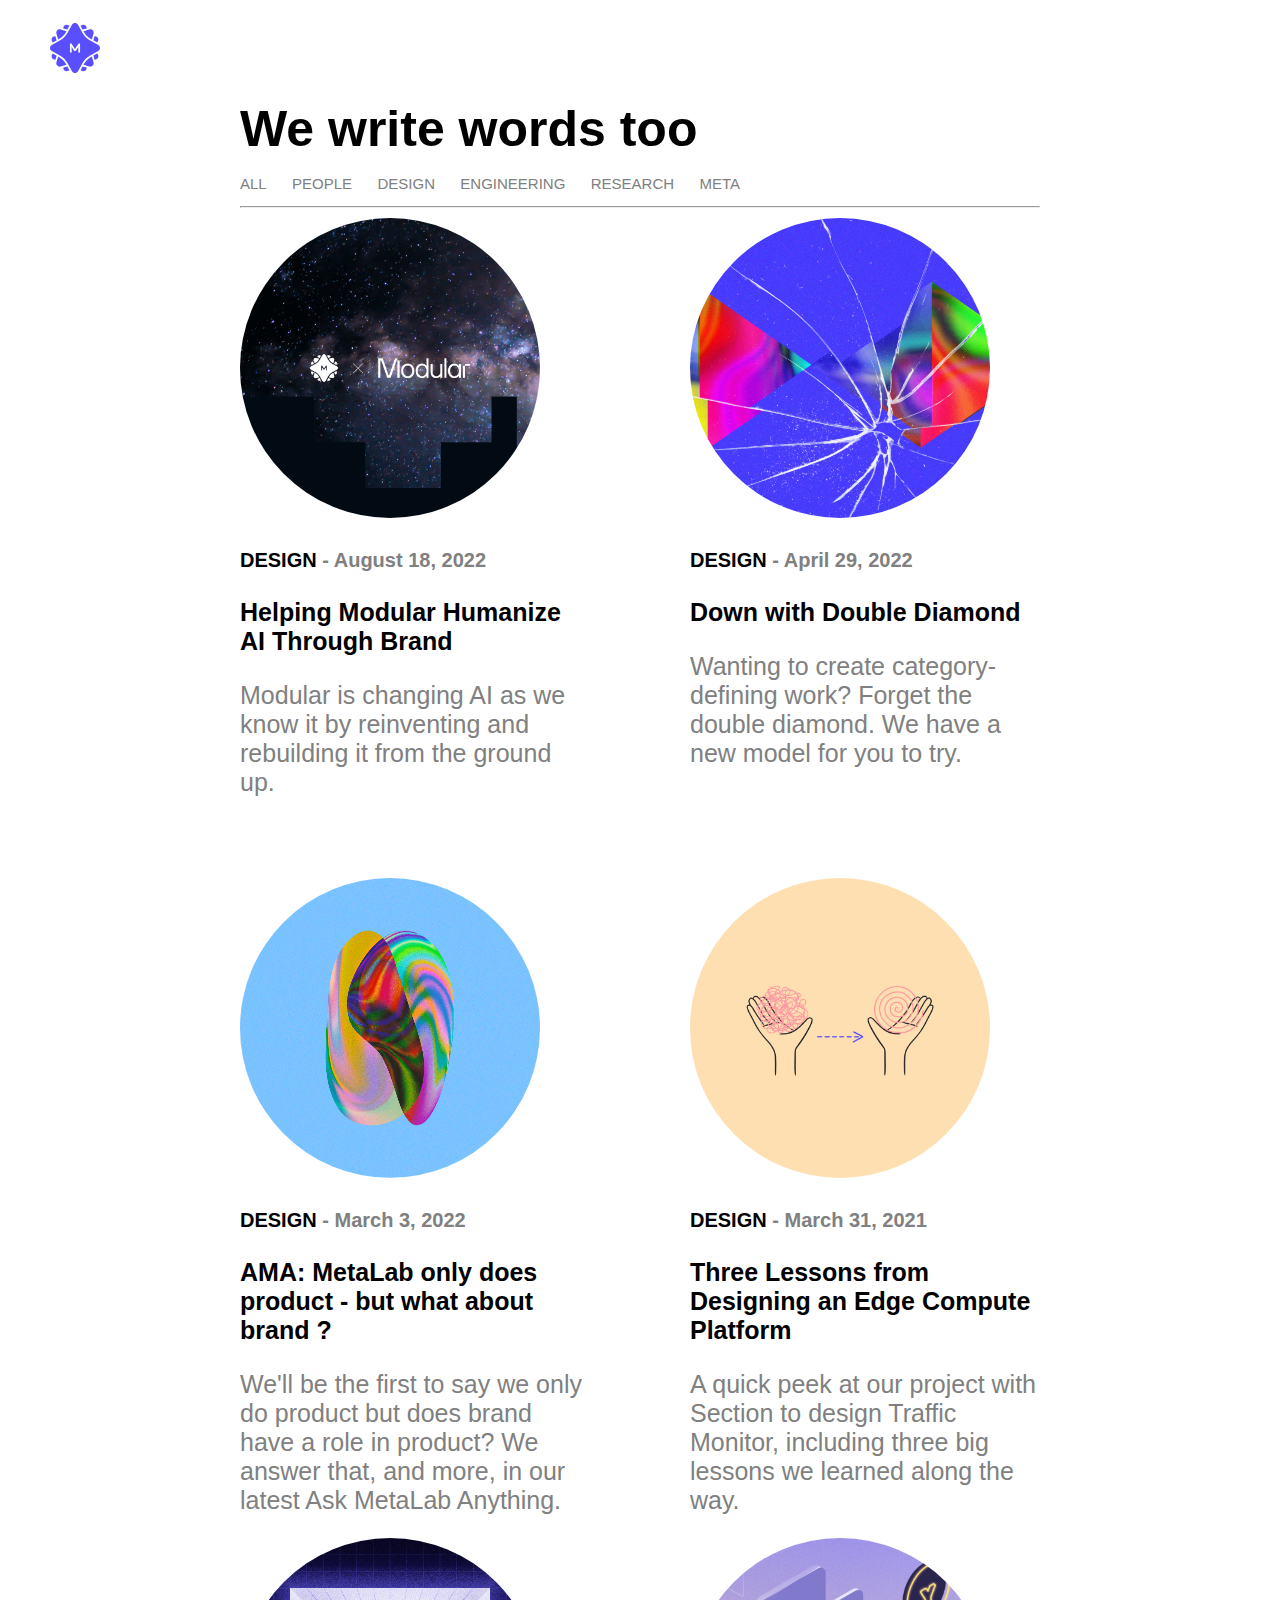
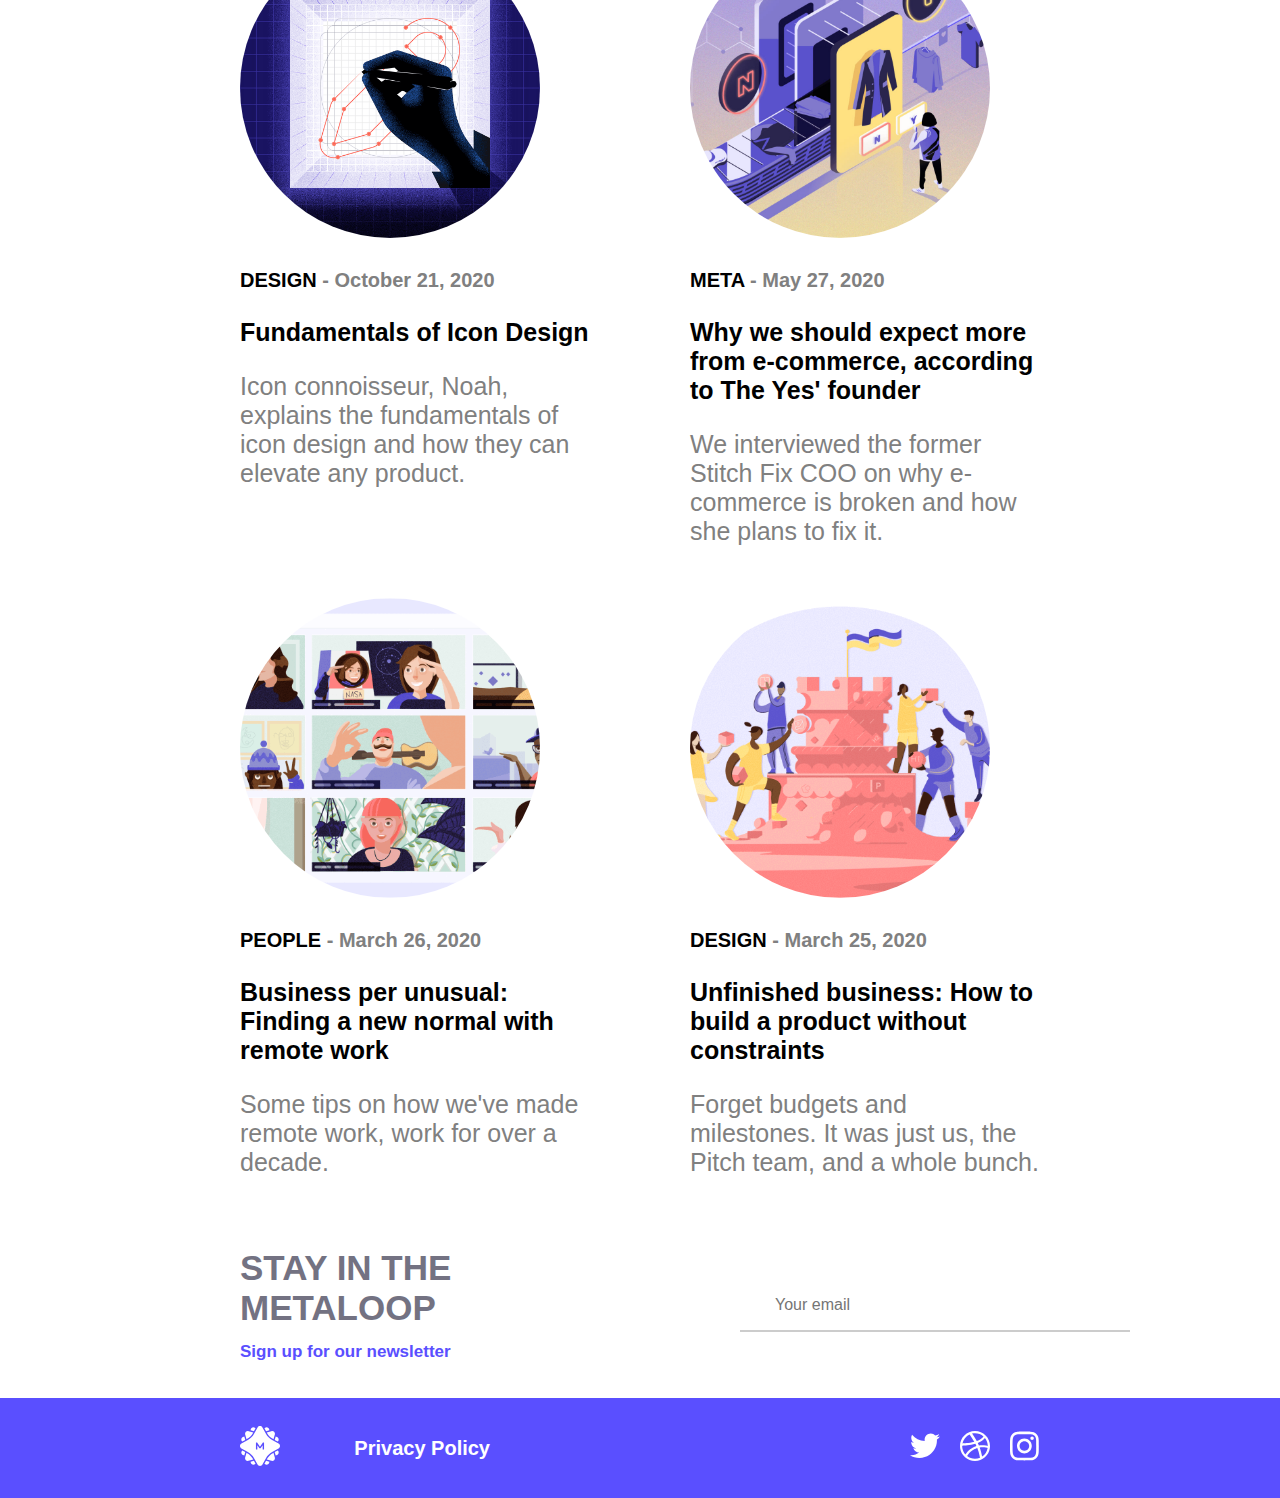
<file: blog.html>
<!DOCTYPE html>
<html lang="en">
<head>
    <meta charset="UTF-8">
    <meta http-equiv="X-UA-Compatible" content="IE=edge">
    <meta name="viewport" content="width=device-width, initial-scale=1.0">
    <link rel="shortcut icon" href="./images/logo_blue.svg" type="image/x-icon">
    <link rel="stylesheet" href="./css/style.css">
    <link rel="stylesheet" href="https://unicons.iconscout.com/release/v4.0.0/css/line.css">
    <title>MetaLab Blog</title>
</head>

<body>
    <!-- NAV BAR -->
    <div class="nav-bar">
        <div class="logo">
            <a href="./blog.html">
                <img src="./images/logo_blue.svg" alt="logo_blue">
            </a>
        </div>
    </div>


    <!-- CONTAINER -->
    <div class="container">


        <!-- TITLE -->
        <div class="container__title">
            <h1>We write words too</h1>
        </div>

        <!-- MINI NAV BAR -->
        <div class="container__mini-nav-bar">
            <a href="./blog.html">ALL</a>
            <a href="./people.html">PEOPLE</a>
            <a href="./design.html">DESIGN</a>
            <a href="./engineering.html">ENGINEERING</a>
            <a href="./research.html">RESEARCH</a>
            <a href="./meta.html">META</a>
        </div>
        <hr>

        <!-- BLOCKS -->
        <div class="blocks">
            <div class="blocks__items">
                <a href="#">
                    <img src="./images/pic1.png" alt="pic1">
                </a>
                <a href="#">
                    <h4>DESIGN 
                        <span>- August 18, 2022</span>
                    </h4>
                </a>
                <a href="#">
                    <h1>Helping Modular Humanize AI Through Brand</h1>
                </a>
                <a href="#">
                    <p>
                        Modular is changing AI as we know it by reinventing and rebuilding 
                        it from the ground up. 
                    </p>
                </a>
            </div>
            <div class="blocks__items">
                <a href="#">
                    <img src="./images/pic2.png" alt="pic2">
                </a>
                <a href="#">
                    <h4>DESIGN 
                        <span>- April 29, 2022</span>
                    </h4>
                </a>
                <a href="#">
                    <h1>Down with Double Diamond</h1>
                </a>
                <a href="#">
                    <p>
                        Wanting to create category-defining work? Forget the double 
                        diamond. We have a new model for you to try.
                    </p>
                </a>
            </div>
        </div>

        <div class="blocks">
            <div class="blocks__items">
                <a href="#">
                    <img src="./images/pic3.png" alt="pic3">
                </a>
                <a href="#">
                    <h4>DESIGN 
                        <span>- March 3, 2022</span>
                    </h4>
                </a>
                <a href="#">
                    <h1>AMA: MetaLab only does product - but what about brand ?</h1>
                </a>
                <a href="#">
                    <p>
                        We'll be the first to say we only do product but does brand have
                        a role in product? We answer that, and more, in our latest Ask 
                        MetaLab Anything.
                    </p>
                </a>
            </div>
            <div class="blocks__items">
                <a href="#">
                    <img src="./images/pic4.png" alt="pic4">
                </a>
                <a href="#">
                    <h4>DESIGN 
                        <span>- March 31, 2021</span>
                    </h4>
                </a>
                <a href="#">
                    <h1>Three Lessons from Designing an Edge Compute Platform</h1>
                </a>
                <a href="#">
                    <p>
                        A quick peek at our project with Section to design Traffic Monitor, 
                        including three big lessons we learned along the way.
                    </p>
                </a>
            </div>
        </div>

        <div class="blocks">
            <div class="blocks__items">
                <a href="#">
                    <img src="./images/pic5.png" alt="pic5">
                </a>
                <a href="#">
                    <h4>DESIGN 
                        <span>- October 21, 2020</span>
                    </h4>
                </a>
                <a href="#">
                    <h1>Fundamentals of Icon Design</h1>
                </a>
                <a href="#">
                    <p>
                        Icon connoisseur, Noah, explains the fundamentals of icon 
                        design and how they can elevate any product.
                    </p>
                </a>
            </div>
            <div class="blocks__items">
                <a href="#">
                    <img src="./images/pic6.png" alt="pic_6">
                </a>
                <a href="#">
                    <h4>META 
                        <span>- May 27, 2020</span>
                    </h4>
                </a>
                <a href="#">
                    <h1>Why we should expect more from e-commerce, according to 
                        The Yes' founder</h1>
                </a>
                <a href="#">
                    <p>
                        We interviewed the former Stitch Fix COO on why e-commerce is broken 
                        and how she plans to fix it.
                    </p>
                </a>
            </div>
        </div>

        <div class="blocks">
            <div class="blocks__items">
                <a href="#">
                    <img src="./images/pic7.png" alt="pic7">
                </a>
                <a href="#">
                    <h4>PEOPLE 
                        <span>- March 26, 2020</span>
                    </h4>
                </a>
                <a href="#">
                    <h1>Business per unusual: Finding a 
                        new normal with remote work</h1>
                </a>
                <a href="#">
                    <p>
                        Some tips on how we've made remote work, 
                        work for over a decade.
                    </p>
                </a>
            </div>
            <div class="blocks__items">
                <a href="#">
                    <img src="./images/pic8.png" alt="pic_8">
                </a>
                <a href="#">
                    <h4>DESIGN 
                        <span>- March 25, 2020</span>
                    </h4>
                </a>
                <a href="#">
                    <h1>Unfinished business: How to build 
                        a product without constraints</h1>
                </a>
                <a href="#">
                    <p>
                        Forget budgets and milestones. It was just us, 
                        the Pitch team, and a whole bunch.
                    </p>
                </a>
            </div>
        </div>

        <div class="before-footer">
            <div class="before-footer__first">
            <h5>STAY IN THE METALOOP</h5>
            <h2>Sign up for our newsletter</h3>
            </div>
            <div class="before-footer__second">
                <div class="input-field">
                    <input type="text" placeholder="Your email" required>
                    <i class="uil uil-envelope icon"></i>
                    <i class="uil uil-arrow-right noci"></i>
                </div>
            </div>
        </div>
    </div>
    <div class="footer">
        <div class="footer__container">
            <div class="footer__first">
                <a href="./blog.html">
                    <img src="./images/logo_white.svg" alt="logo_white">
                </a>
                <a href="#">Privacy Policy</a>
            </div>
            <div class="footer__second">
                <div class="footer__icons">
                    <a href="#"><img src="./images/twitter.svg" alt="twitter"></a>
                    <a href="#"><img src="./images/dribbble.svg" alt="dribbble"></a>
                    <a href="#"><img src="./images/instagram.svg" alt="insta"></a>
                </div>
            </div>
        </div>
    </div>
</body>

</html>
</file>
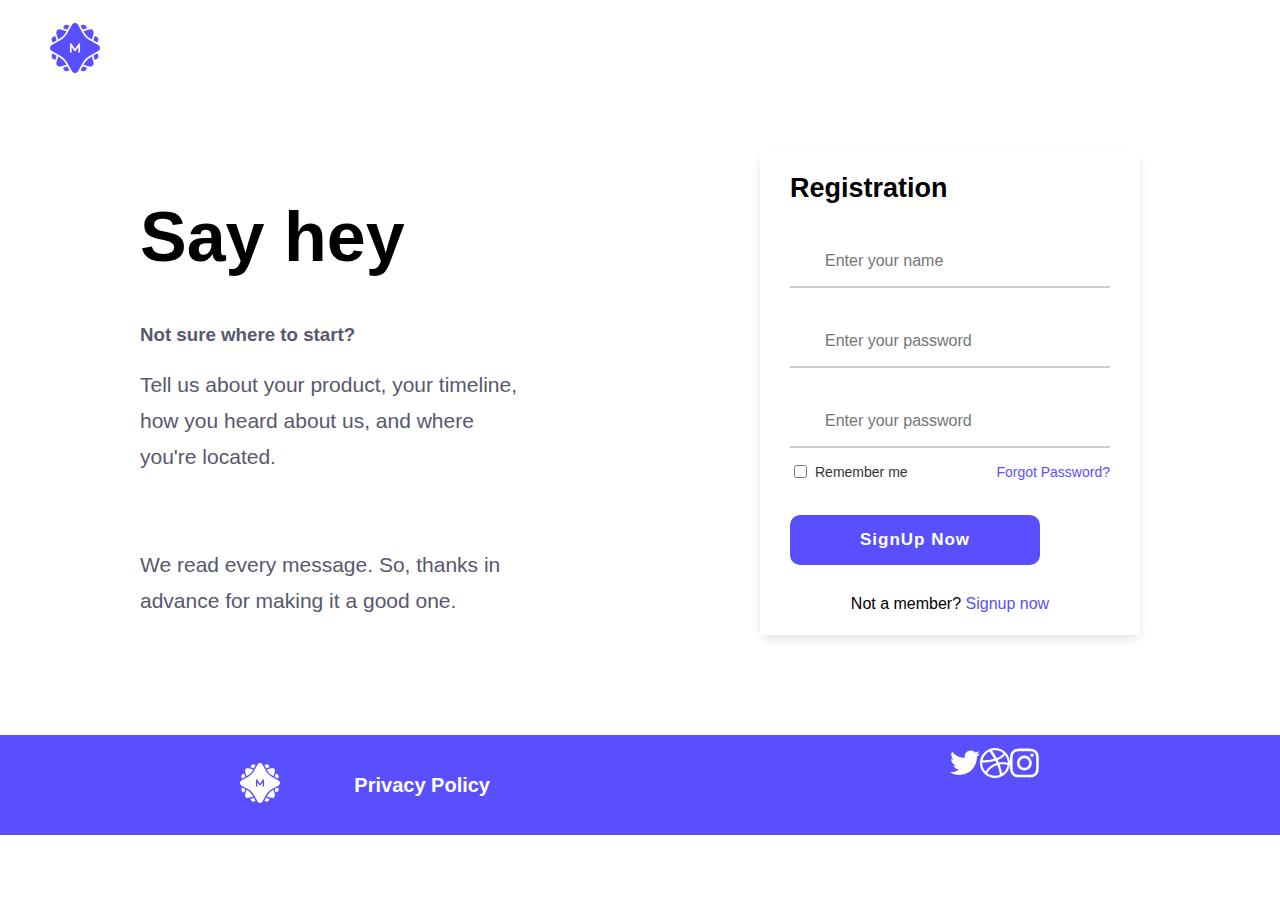
<file: contact.html>
<!DOCTYPE html>
<html lang="en">
<head>
    <meta charset="UTF-8">
    <meta http-equiv="X-UA-Compatible" content="IE=edge">
    <meta name="viewport" content="width=device-width, initial-scale=1.0">
    <link rel="shortcut icon" href="./images/logo_blue.svg" type="image/x-icon">
    <link rel="stylesheet" href="./css/contact.css">
    <link rel="stylesheet" href="https://unicons.iconscout.com/release/v4.0.0/css/line.css">
    <title>Let's chat MetaLab</title>
</head>
<body>
     <!-- NAV BAR -->
     <div class="nav-bar">
        <div class="logo">
            <a href="./blog.html">
                <img src="./images/logo_blue.svg" alt="logo_blue">
            </a>
        </div>
    </div>
    
    <!-- CONTAINER -->
    <div class="container">

        <!-- INFO -->
        <div class="container__info">
            <h1>Say hey</h1>
            <h3>Not sure where to start?</h3>
            <p>Tell us about your product, your timeline, 
                how you heard about us, and where you're 
                located.
                <br>
                <br>
                <br>
                We read every message. So, thanks in advance for making it a good one.
            </p>
        </div>

        <!-- LOGIN_FORM -->
        <div class="container__login">

            <div class="forms">

                <!-- REGISTRATION FORM -->
                <div class="form login">
                    <span class="form__title">Registration</span>
                    <!-- FORM -->
                    <form action="#">
                        <div class="input-field">
                            <input type="text" placeholder="Enter your name" required>
                            <i class="uil uil-user"></i>
                        </div>
                        <div class="input-field">
                            <input type="password" class="password" placeholder="Enter your password" required>
                            <i class="uil uil-lock icon"></i>
                        </div>
                        <div class="input-field">
                            <input type="password" class="password" placeholder="Enter your password" required>
                            <i class="uil uil-lock icon"></i>
                            <i class="uil uil-eye-slash showHidePw"></i>
                        </div>
                        
                        <div class="checkbox">
                            <div class="checkbox__content">
                                <input type="checkbox" id="logCheck">
                                <label for="logCheck" class="text">Remember me</label>
                            </div>
                            <a href="#" class="text">Forgot Password?</a>
                        </div>

                        <div class="input-field button">
                            <input type="button" value="SignUp Now">
                        </div>
                    </form>

                    <div class="login-signup">
                        <span class="text">Not a member?
                            <a href="#" class="text login-link">Signup now</a>
                        </span>
                    </div>
                </div>

            </div>

        </div>

    </div>

    <!-- FOOTER -->
    <div class="footer">
        <div class="footer__container">
            <div class="footer__first">
                <a href="./blog.html">
                    <img src="./images/logo_white.svg" alt="">
                </a>
                <a href="#">Privacy Policy</a>
            </div>
            <div class="footer__second">
                <a href="#"><img src="./images/twitter.svg" alt=""></a>
                <a href="#"><img src="./images/dribbble.svg" alt=""></a>
                <a href="#"><img src="./images/instagram.svg" alt=""></a>
            </div>
        </div>
    </div>

    <script src="./js/showhide.js"></script>
</body>

</html>
</file>
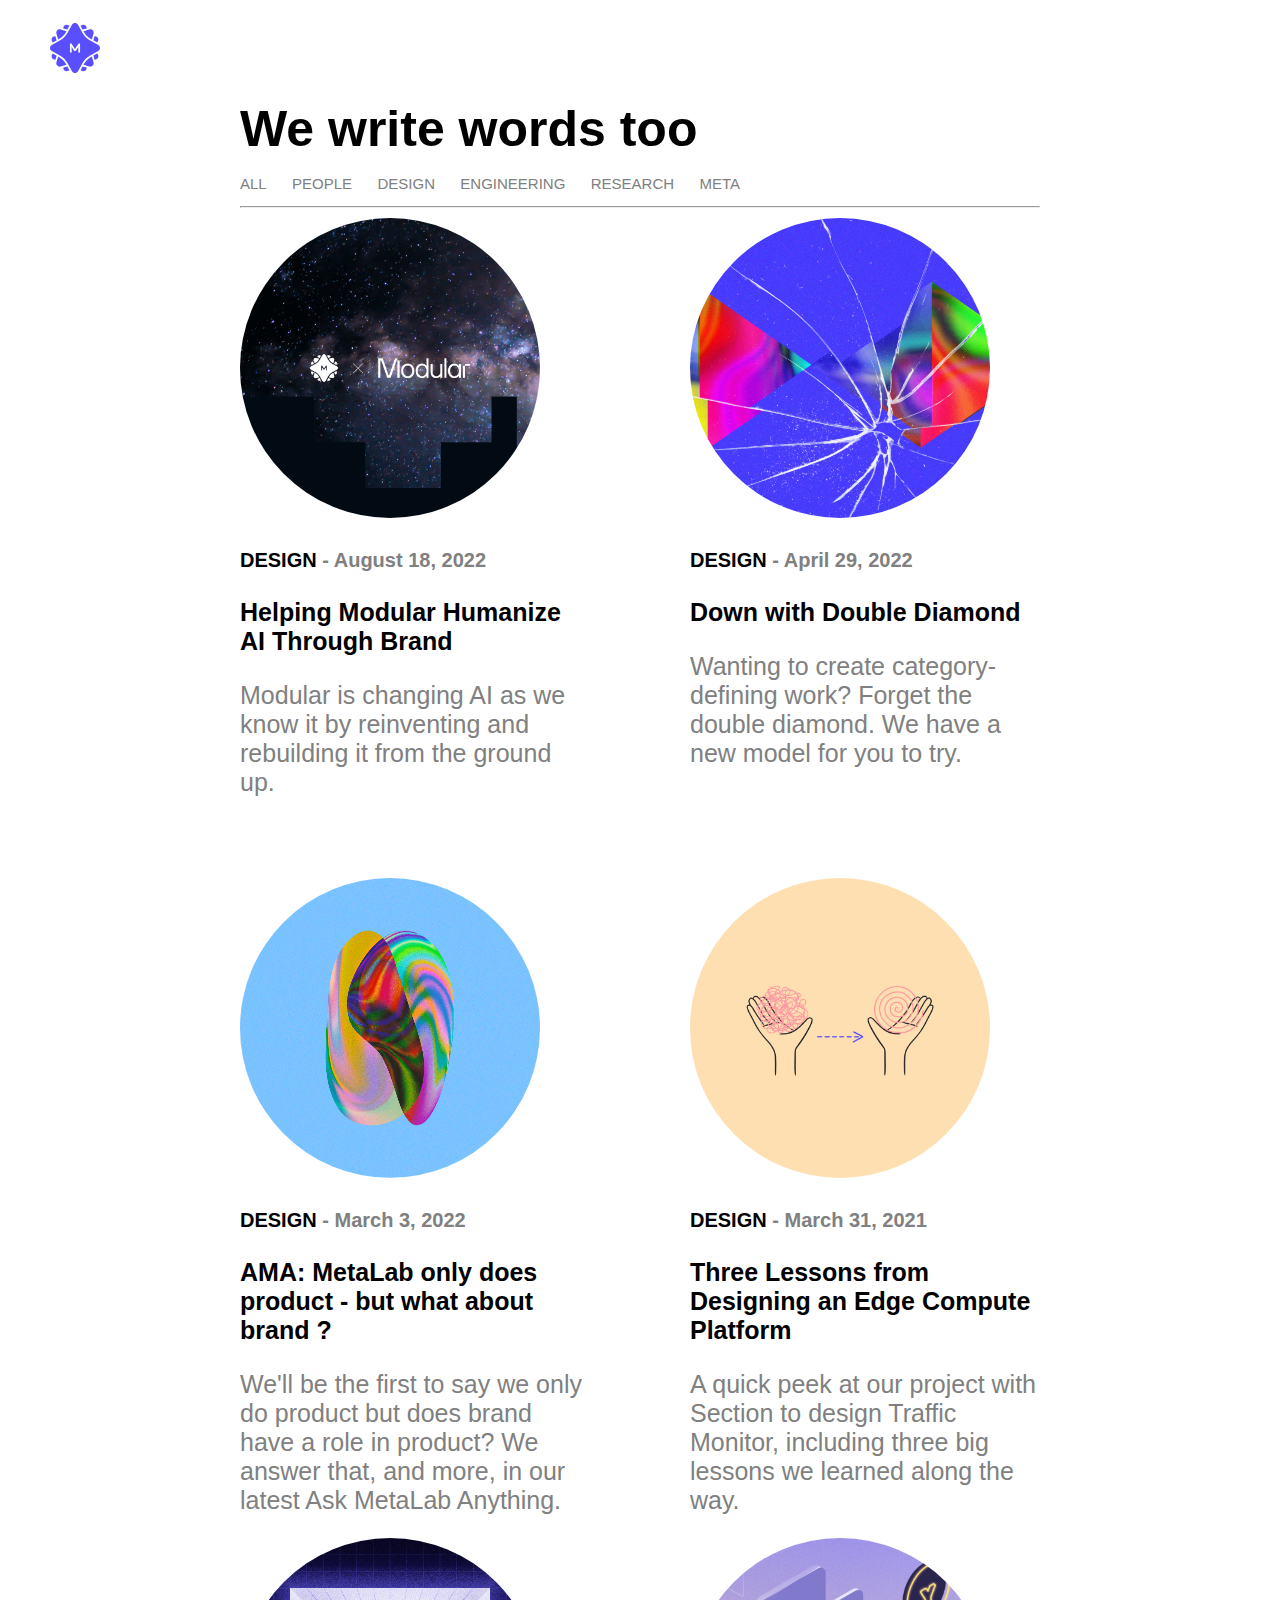
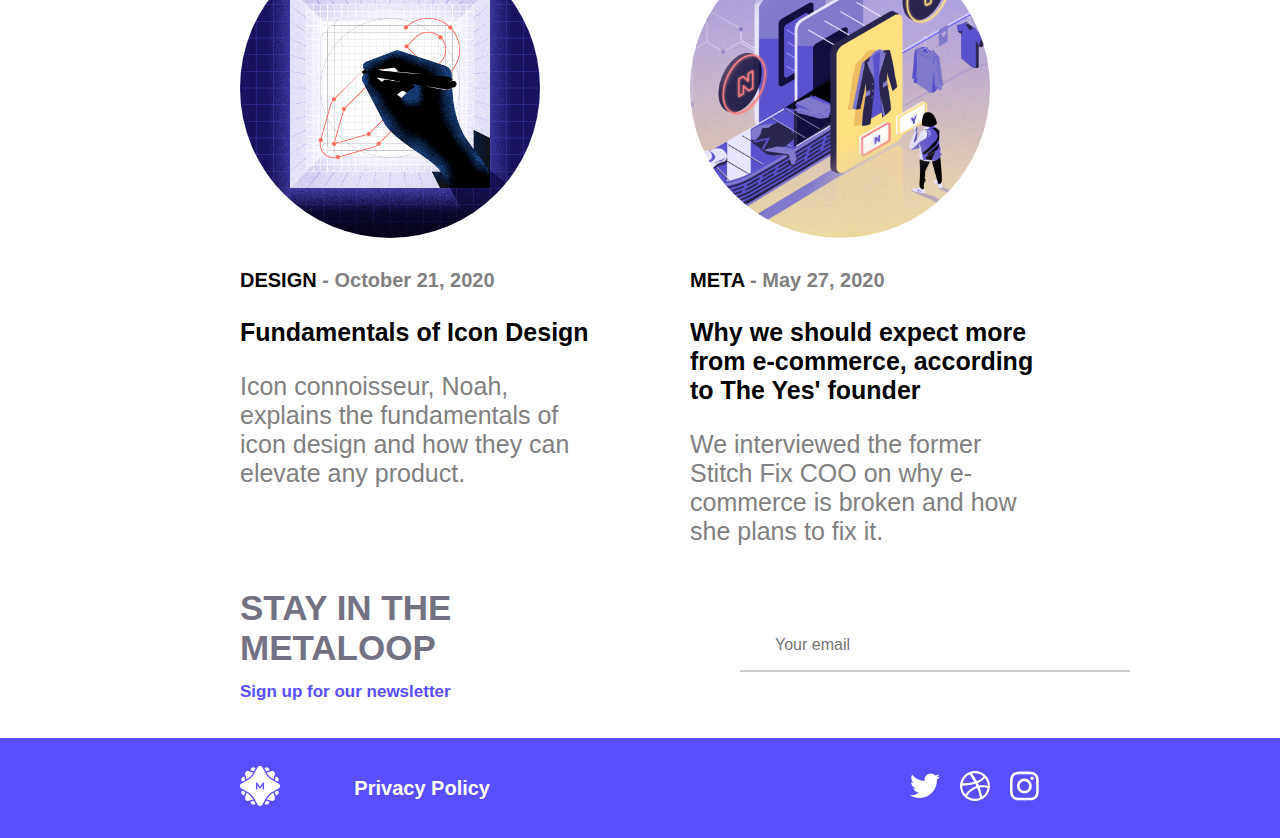
<file: design.html>
<!DOCTYPE html>
<html lang="en">
<head>
    <meta charset="UTF-8">
    <meta http-equiv="X-UA-Compatible" content="IE=edge">
    <meta name="viewport" content="width=device-width, initial-scale=1.0">
    <link rel="shortcut icon" href="./images/logo_blue.svg" type="image/x-icon">
    <link rel="stylesheet" href="./css/style.css">
    <link rel="stylesheet" href="https://unicons.iconscout.com/release/v4.0.0/css/line.css">
    <title>MetaLab Blog</title>
</head>

<body>
    <!-- NAV BAR -->
    <div class="nav-bar">
        <div class="logo">
            <a href="./blog.html">
                <img src="./images/logo_blue.svg" alt="logo_blue">
            </a>
        </div>
    </div>

    
    <!-- CONTAINER -->
    <div class="container">


        <!-- TITLE -->
        <div class="container__title">
            <h1>We write words too</h1>
        </div>

        <!-- MINI NAV BAR -->
        <div class="container__mini-nav-bar">
            <a href="./blog.html">ALL</a>
            <a href="./people.html">PEOPLE</a>
            <a href="./design.html">DESIGN</a>
            <a href="./engineering.html">ENGINEERING</a>
            <a href="./research.html">RESEARCH</a>
            <a href="./meta.html">META</a>
        </div>
        <hr>

        <!-- BLOCKS -->
        <div class="blocks">
            <div class="blocks__items">
                <a href="#">
                    <img src="./images/pic1.png" alt="pic1">
                </a>
                <a href="#">
                    <h4>DESIGN 
                        <span>- August 18, 2022</span>
                    </h4>
                </a>
                <a href="#">
                    <h1>Helping Modular Humanize AI Through Brand</h1>
                </a>
                <a href="#">
                    <p>
                        Modular is changing AI as we know it by reinventing and rebuilding 
                        it from the ground up. 
                    </p>
                </a>
            </div>
            <div class="blocks__items">
                <a href="#">
                    <img src="./images/pic2.png" alt="pic2">
                </a>
                <a href="#">
                    <h4>DESIGN 
                        <span>- April 29, 2022</span>
                    </h4>
                </a>
                <a href="#">
                    <h1>Down with Double Diamond</h1>
                </a>
                <a href="#">
                    <p>
                        Wanting to create category-defining work? Forget the double 
                        diamond. We have a new model for you to try.
                    </p>
                </a>
            </div>
        </div>

        <div class="blocks">
            <div class="blocks__items">
                <a href="#">
                    <img src="./images/pic3.png" alt="pic3">
                </a>
                <a href="#">
                    <h4>DESIGN 
                        <span>- March 3, 2022</span>
                    </h4>
                </a>
                <a href="#">
                    <h1>AMA: MetaLab only does product - but what about brand ?</h1>
                </a>
                <a href="#">
                    <p>
                        We'll be the first to say we only do product but does brand have
                        a role in product? We answer that, and more, in our latest Ask 
                        MetaLab Anything.
                    </p>
                </a>
            </div>
            <div class="blocks__items">
                <a href="#">
                    <img src="./images/pic4.png" alt="pic4">
                </a>
                <a href="#">
                    <h4>DESIGN 
                        <span>- March 31, 2021</span>
                    </h4>
                </a>
                <a href="#">
                    <h1>Three Lessons from Designing an Edge Compute Platform</h1>
                </a>
                <a href="#">
                    <p>
                        A quick peek at our project with Section to design Traffic Monitor, 
                        including three big lessons we learned along the way.
                    </p>
                </a>
            </div>
        </div>

        <div class="blocks">
            <div class="blocks__items">
                <a href="#">
                    <img src="./images/pic5.png" alt="pic5">
                </a>
                <a href="#">
                    <h4>DESIGN 
                        <span>- October 21, 2020</span>
                    </h4>
                </a>
                <a href="#">
                    <h1>Fundamentals of Icon Design</h1>
                </a>
                <a href="#">
                    <p>
                        Icon connoisseur, Noah, explains the fundamentals of icon 
                        design and how they can elevate any product.
                    </p>
                </a>
            </div>
            <div class="blocks__items">
                <a href="#">
                    <img src="./images/pic6.png" alt="pic_6">
                </a>
                <a href="#">
                    <h4>META 
                        <span>- May 27, 2020</span>
                    </h4>
                </a>
                <a href="#">
                    <h1>Why we should expect more from e-commerce, according to 
                        The Yes' founder</h1>
                </a>
                <a href="#">
                    <p>
                        We interviewed the former Stitch Fix COO on why e-commerce is broken 
                        and how she plans to fix it.
                    </p>
                </a>
            </div>
        </div>

        <div class="before-footer">
            <div class="before-footer__first">
            <h5>STAY IN THE METALOOP</h5>
            <h2>Sign up for our newsletter</h3>
            </div>
            <div class="before-footer__second">
                <div class="input-field">
                    <input type="text" placeholder="Your email" required>
                    <i class="uil uil-envelope icon"></i>
                    <i class="uil uil-arrow-right noci"></i>
                </div>
            </div>
        </div>
    </div>
    <div class="footer">
        <div class="footer__container">
            <div class="footer__first">
                <a href="./blog.html">
                    <img src="./images/logo_white.svg" alt="logo_white">
                </a>
                <a href="#">Privacy Policy</a>
            </div>
            <div class="footer__second">
                <div class="footer__icons">
                    <a href="#"><img src="./images/twitter.svg" alt="twitter"></a>
                    <a href="#"><img src="./images/dribbble.svg" alt="dribbble"></a>
                    <a href="#"><img src="./images/instagram.svg" alt="insta"></a>
                </div>
            </div>
        </div>
    </div>
</body>

</html>
</file>
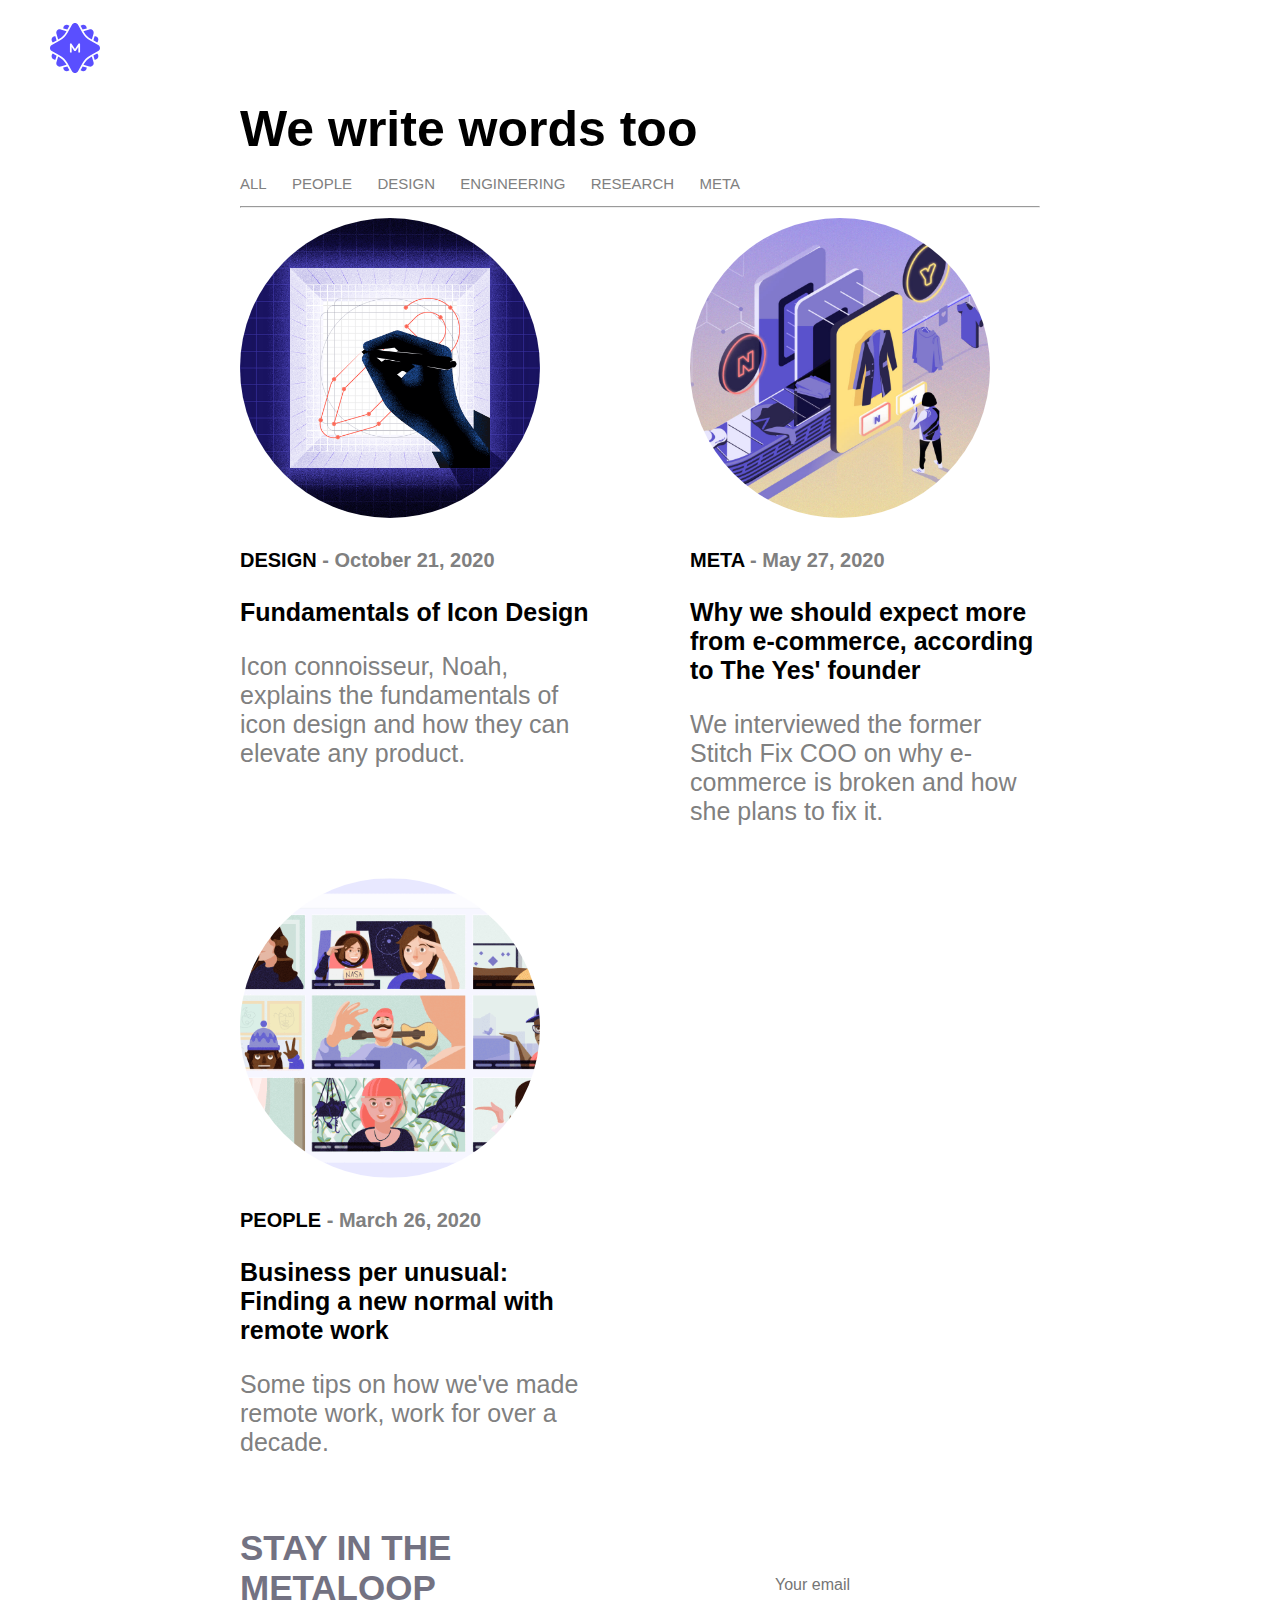
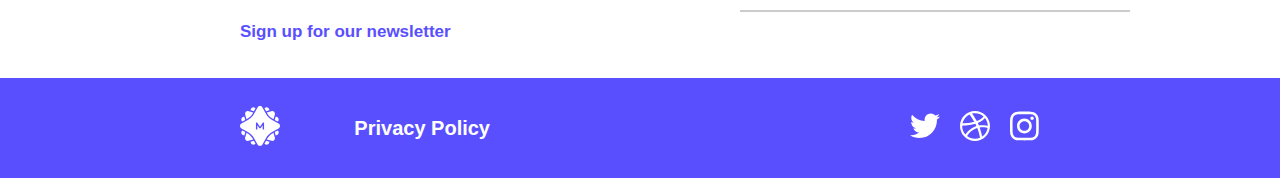
<file: engineering.html>
<!DOCTYPE html>
<html lang="en">
<head>
    <meta charset="UTF-8">
    <meta http-equiv="X-UA-Compatible" content="IE=edge">
    <meta name="viewport" content="width=device-width, initial-scale=1.0">
    <link rel="shortcut icon" href="./images/logo_blue.svg" type="image/x-icon">
    <link rel="stylesheet" href="./css/style.css">
    <link rel="stylesheet" href="https://unicons.iconscout.com/release/v4.0.0/css/line.css">
    <title>MetaLab Blog</title>
</head>

<body>
    <!-- NAV BAR -->
    <div class="nav-bar">
        <div class="logo">
            <a href="./blog.html">
                <img src="./images/logo_blue.svg" alt="logo_blue">
            </a>
        </div>
    </div>

    
    <!-- CONTAINER -->
    <div class="container">


        <!-- TITLE -->
        <div class="container__title">
            <h1>We write words too</h1>
        </div>

        <!-- MINI NAV BAR -->
        <div class="container__mini-nav-bar">
            <a href="./blog.html">ALL</a>
            <a href="./people.html">PEOPLE</a>
            <a href="./design.html">DESIGN</a>
            <a href="./engineering.html">ENGINEERING</a>
            <a href="./research.html">RESEARCH</a>
            <a href="./meta.html">META</a>
        </div>
        <hr>

        <!-- BLOCKS -->
        <div class="blocks">
            <div class="blocks__items">
                <a href="#">
                    <img src="./images/pic5.png" alt="pic5">
                </a>
                <a href="#">
                    <h4>DESIGN 
                        <span>- October 21, 2020</span>
                    </h4>
                </a>
                <a href="#">
                    <h1>Fundamentals of Icon Design</h1>
                </a>
                <a href="#">
                    <p>
                        Icon connoisseur, Noah, explains the fundamentals of icon 
                        design and how they can elevate any product.
                    </p>
                </a>
            </div>
            <div class="blocks__items">
                <a href="#">
                    <img src="./images/pic6.png" alt="pic_6">
                </a>
                <a href="#">
                    <h4>META 
                        <span>- May 27, 2020</span>
                    </h4>
                </a>
                <a href="#">
                    <h1>Why we should expect more from e-commerce, according to 
                        The Yes' founder</h1>
                </a>
                <a href="#">
                    <p>
                        We interviewed the former Stitch Fix COO on why e-commerce is broken 
                        and how she plans to fix it.
                    </p>
                </a>
            </div>
        </div>

        <div class="blocks">
            <div class="blocks__items">
                <a href="#">
                    <img src="./images/pic7.png" alt="pic7">
                </a>
                <a href="#">
                    <h4>PEOPLE 
                        <span>- March 26, 2020</span>
                    </h4>
                </a>
                <a href="#">
                    <h1>Business per unusual: Finding a 
                        new normal with remote work</h1>
                </a>
                <a href="#">
                    <p>
                        Some tips on how we've made remote work, 
                        work for over a decade.
                    </p>
                </a>
            </div>
        </div>

        <div class="before-footer">
            <div class="before-footer__first">
            <h5>STAY IN THE METALOOP</h5>
            <h2>Sign up for our newsletter</h3>
            </div>
            <div class="before-footer__second">
                <div class="input-field">
                    <input type="text" placeholder="Your email" required>
                    <i class="uil uil-envelope icon"></i>
                    <i class="uil uil-arrow-right noci"></i>
                </div>
            </div>
        </div>
    </div>
    <div class="footer">
        <div class="footer__container">
            <div class="footer__first">
                <a href="./blog.html">
                    <img src="./images/logo_white.svg" alt="logo_white">
                </a>
                <a href="#">Privacy Policy</a>
            </div>
            <div class="footer__second">
                <div class="footer__icons">
                    <a href="#"><img src="./images/twitter.svg" alt="twitter"></a>
                    <a href="#"><img src="./images/dribbble.svg" alt="dribbble"></a>
                    <a href="#"><img src="./images/instagram.svg" alt="insta"></a>
                </div>
            </div>
        </div>
    </div>
</body>

</html>
</file>
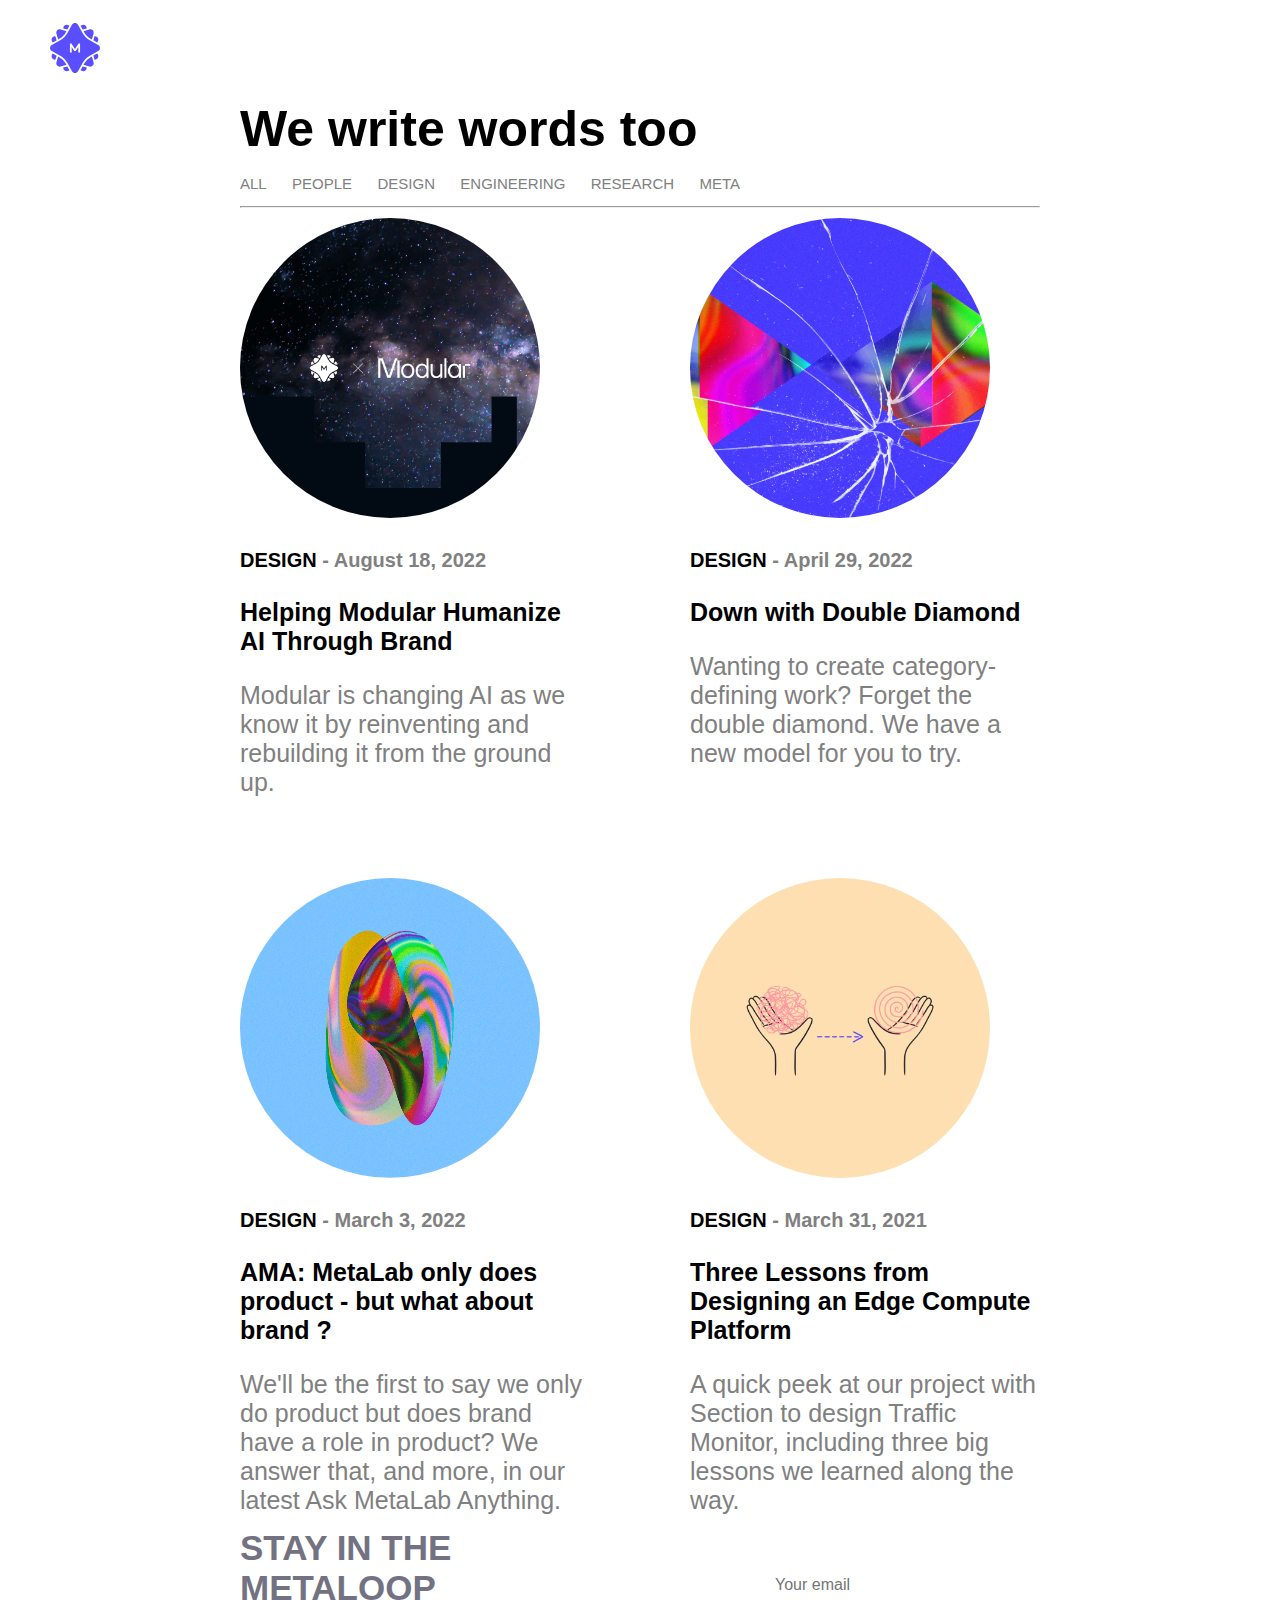
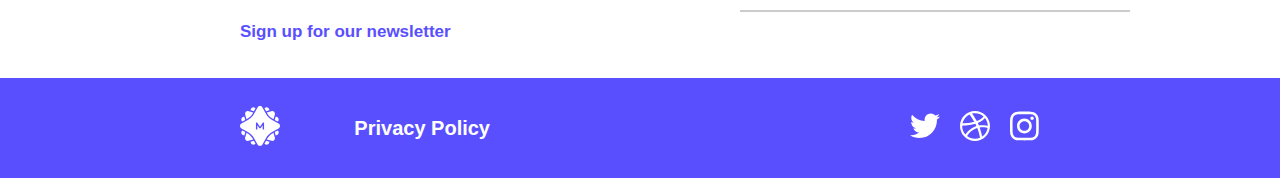
<file: meta.html>
<!DOCTYPE html>
<html lang="en">
<head>
    <meta charset="UTF-8">
    <meta http-equiv="X-UA-Compatible" content="IE=edge">
    <meta name="viewport" content="width=device-width, initial-scale=1.0">
    <link rel="shortcut icon" href="./images/logo_blue.svg" type="image/x-icon">
    <link rel="stylesheet" href="./css/style.css">
    <link rel="stylesheet" href="https://unicons.iconscout.com/release/v4.0.0/css/line.css">
    <title>MetaLab Blog</title>
</head>

<body>
    <!-- NAV BAR -->
    <div class="nav-bar">
        <div class="logo">
            <a href="./blog.html">
                <img src="./images/logo_blue.svg" alt="logo_blue">
            </a>
        </div>
    </div>

    
    <!-- CONTAINER -->
    <div class="container">


        <!-- TITLE -->
        <div class="container__title">
            <h1>We write words too</h1>
        </div>

        <!-- MINI NAV BAR -->
        <div class="container__mini-nav-bar">
            <a href="./blog.html">ALL</a>
            <a href="./people.html">PEOPLE</a>
            <a href="./design.html">DESIGN</a>
            <a href="./engineering.html">ENGINEERING</a>
            <a href="./research.html">RESEARCH</a>
            <a href="./meta.html">META</a>
        </div>
        <hr>

        <!-- BLOCKS -->
        <div class="blocks">
            <div class="blocks__items">
                <a href="#">
                    <img src="./images/pic1.png" alt="pic1">
                </a>
                <a href="#">
                    <h4>DESIGN 
                        <span>- August 18, 2022</span>
                    </h4>
                </a>
                <a href="#">
                    <h1>Helping Modular Humanize AI Through Brand</h1>
                </a>
                <a href="#">
                    <p>
                        Modular is changing AI as we know it by reinventing and rebuilding 
                        it from the ground up. 
                    </p>
                </a>
            </div>
            <div class="blocks__items">
                <a href="#">
                    <img src="./images/pic2.png" alt="pic2">
                </a>
                <a href="#">
                    <h4>DESIGN 
                        <span>- April 29, 2022</span>
                    </h4>
                </a>
                <a href="#">
                    <h1>Down with Double Diamond</h1>
                </a>
                <a href="#">
                    <p>
                        Wanting to create category-defining work? Forget the double 
                        diamond. We have a new model for you to try.
                    </p>
                </a>
            </div>
        </div>

        <div class="blocks">
            <div class="blocks__items">
                <a href="#">
                    <img src="./images/pic3.png" alt="pic3">
                </a>
                <a href="#">
                    <h4>DESIGN 
                        <span>- March 3, 2022</span>
                    </h4>
                </a>
                <a href="#">
                    <h1>AMA: MetaLab only does product - but what about brand ?</h1>
                </a>
                <a href="#">
                    <p>
                        We'll be the first to say we only do product but does brand have
                        a role in product? We answer that, and more, in our latest Ask 
                        MetaLab Anything.
                    </p>
                </a>
            </div>
            <div class="blocks__items">
                <a href="#">
                    <img src="./images/pic4.png" alt="pic4">
                </a>
                <a href="#">
                    <h4>DESIGN 
                        <span>- March 31, 2021</span>
                    </h4>
                </a>
                <a href="#">
                    <h1>Three Lessons from Designing an Edge Compute Platform</h1>
                </a>
                <a href="#">
                    <p>
                        A quick peek at our project with Section to design Traffic Monitor, 
                        including three big lessons we learned along the way.
                    </p>
                </a>
            </div>
        </div>
        
        <div class="before-footer">
            <div class="before-footer__first">
            <h5>STAY IN THE METALOOP</h5>
            <h2>Sign up for our newsletter</h3>
            </div>
            <div class="before-footer__second">
                <div class="input-field">
                    <input type="text" placeholder="Your email" required>
                    <i class="uil uil-envelope icon"></i>
                    <i class="uil uil-arrow-right noci"></i>
                </div>
            </div>
        </div>
    </div>
    <div class="footer">
        <div class="footer__container">
            <div class="footer__first">
                <a href="./blog.html">
                    <img src="./images/logo_white.svg" alt="logo_white">
                </a>
                <a href="#">Privacy Policy</a>
            </div>
            <div class="footer__second">
                <div class="footer__icons">
                    <a href="#"><img src="./images/twitter.svg" alt="twitter"></a>
                    <a href="#"><img src="./images/dribbble.svg" alt="dribbble"></a>
                    <a href="#"><img src="./images/instagram.svg" alt="insta"></a>
                </div>
            </div>
        </div>
    </div>
</body>

</html>
</file>
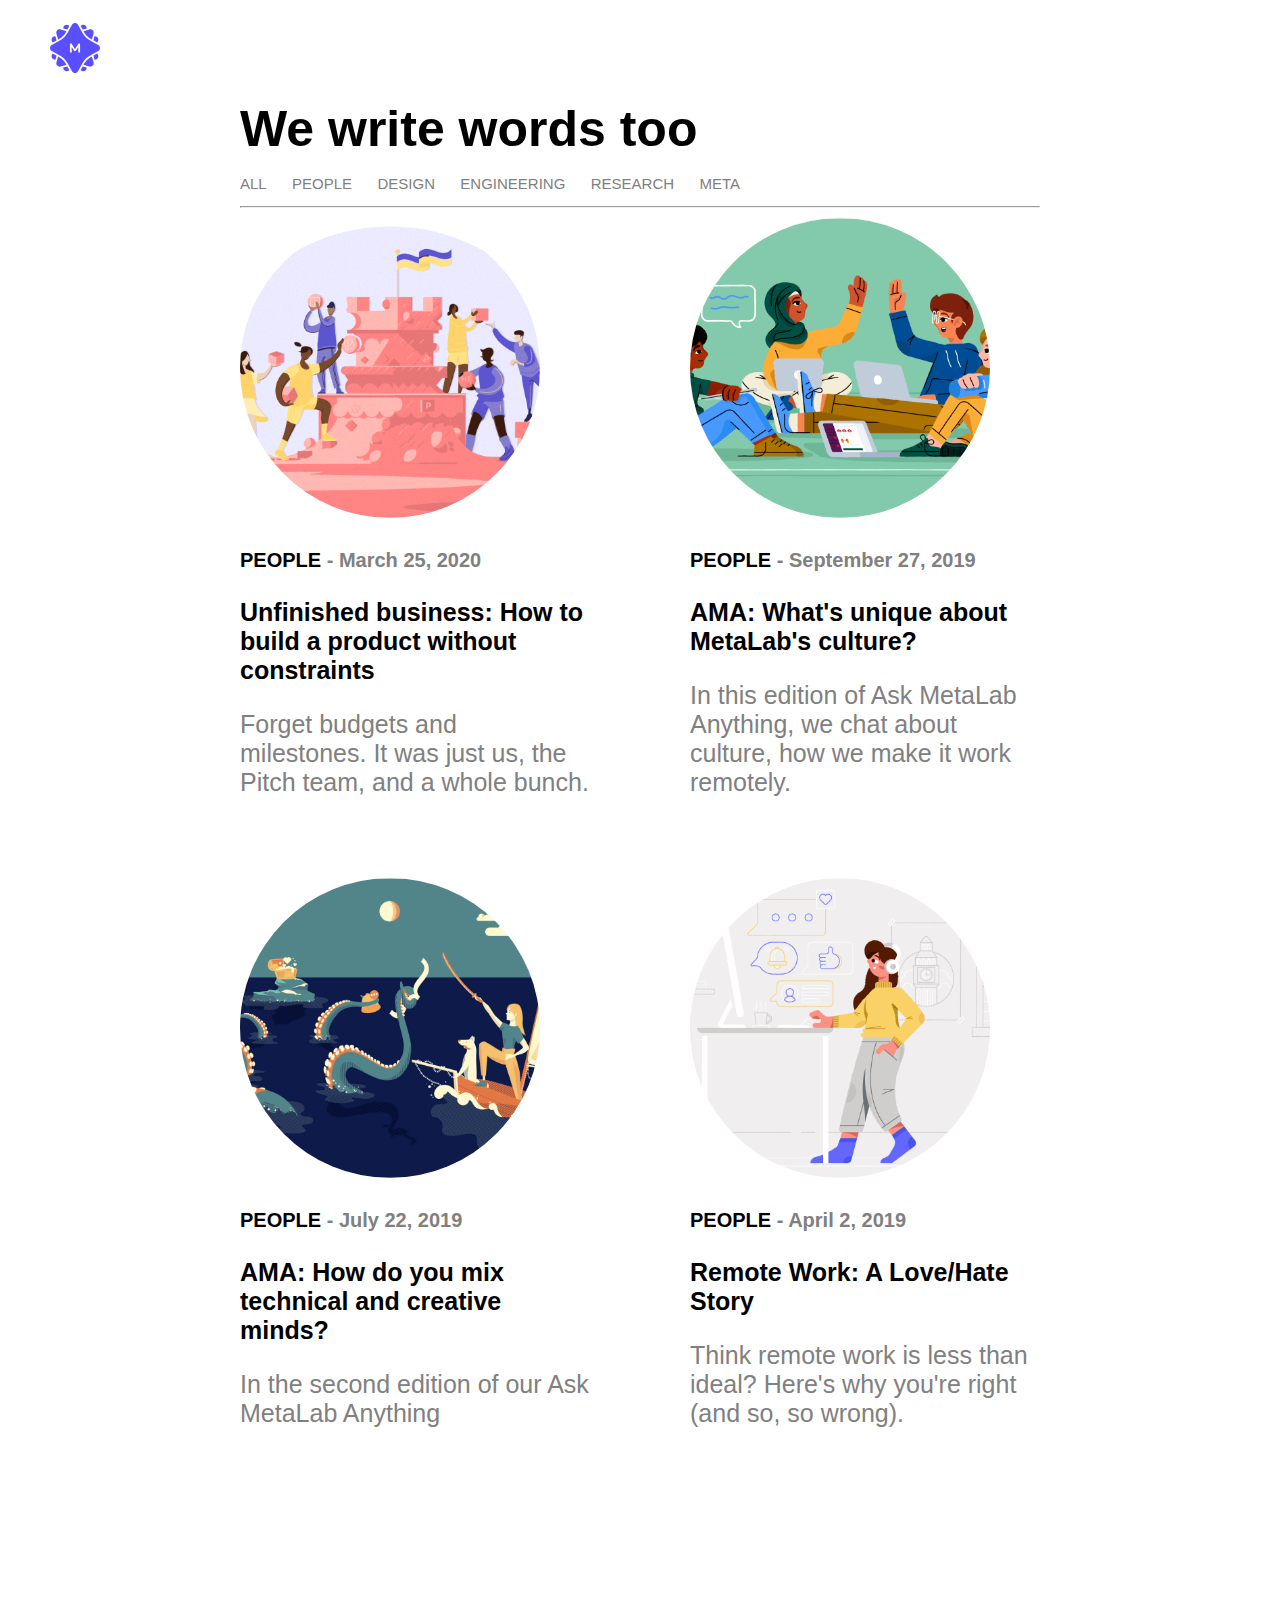
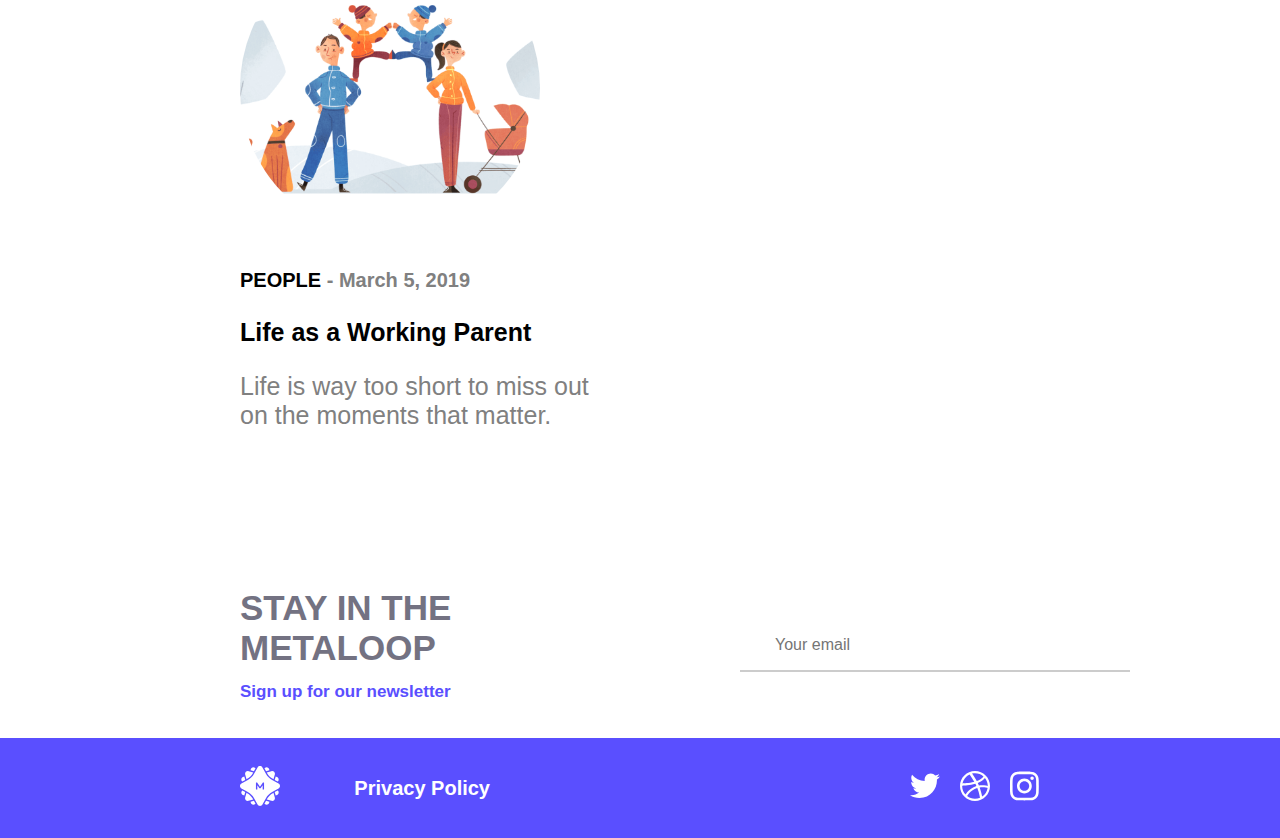
<file: people.html>
<!DOCTYPE html>
<html lang="en">
<head>
    <meta charset="UTF-8">
    <meta http-equiv="X-UA-Compatible" content="IE=edge">
    <meta name="viewport" content="width=device-width, initial-scale=1.0">
    <link rel="shortcut icon" href="./images/logo_blue.svg" type="image/x-icon">
    <link rel="stylesheet" href="./css/style.css">
    <link rel="stylesheet" href="https://unicons.iconscout.com/release/v4.0.0/css/line.css">
    <title>MetaLab Blog</title>
</head>

<body>
    <!-- NAV BAR -->
    <div class="nav-bar">
        <div class="logo">
            <a href="./blog.html">
                <img src="./images/logo_blue.svg" alt="logo_blue">
            </a>
        </div>
    </div>

    
    <!-- CONTAINER -->
    <div class="container">


        <!-- TITLE -->
        <div class="container__title">
            <h1>We write words too</h1>
        </div>

        <!-- MINI NAV BAR -->
        <div class="container__mini-nav-bar">
            <a href="./blog.html">ALL</a>
            <a href="./people.html">PEOPLE</a>
            <a href="./design.html">DESIGN</a>
            <a href="./engineering.html">ENGINEERING</a>
            <a href="./research.html">RESEARCH</a>
            <a href="./meta.html">META</a>
        </div>
        <hr>

        <!-- BLOCKS -->
        <div class="blocks">
            <div class="blocks__items">
                <a href="#">
                    <img src="./images/pic8.png" alt="pic8">
                </a>
                <a href="#">
                    <h4>PEOPLE 
                        <span>- March 25, 2020</span>
                    </h4>
                </a>
                <a href="#">
                    <h1>Unfinished business: How to build 
                        a product without constraints</h1>
                </a>
                <a href="#">
                    <p>
                        Forget budgets and milestones. It was just us, 
                        the Pitch team, and a whole bunch. 
                    </p>
                </a>
            </div>
            <div class="blocks__items">
                <a href="#">
                    <img src="./images/pic9.png" alt="pic9">
                </a>
                <a href="#">
                    <h4>PEOPLE 
                        <span>- September 27, 2019</span>
                    </h4>
                </a>
                <a href="#">
                    <h1>
                        AMA: What's unique about MetaLab's culture?
                    </h1>
                </a>
                <a href="#">
                    <p>
                        In this edition of Ask MetaLab Anything, we chat about culture, 
                        how we make it work remotely.
                    </p>
                </a>
            </div>
        </div>

        <div class="blocks">
            <div class="blocks__items">
                <a href="#">
                    <img src="./images/pic10.png" alt="pic10">
                </a>
                <a href="#">
                    <h4>PEOPLE 
                        <span>- July 22, 2019</span>
                    </h4>
                </a>
                <a href="#">
                    <h1>
                        AMA: How do you mix technical and creative minds?
                    </h1>
                </a>
                <a href="#">
                    <p>
                        In the second edition of our Ask MetaLab Anything
                    </p>
                </a>
            </div>
            <div class="blocks__items">
                <a href="#">
                    <img src="./images/pic11.png" alt="pic11">
                </a>
                <a href="#">
                    <h4>PEOPLE 
                        <span>- April 2, 2019</span>
                    </h4>
                </a>
                <a href="#">
                    <h1>Remote Work: A Love/Hate Story</h1>
                </a>
                <a href="#">
                    <p>
                        Think remote work is less than ideal? 
                        Here's why you're right (and so, so wrong).
                    </p>
                </a>
            </div>
        </div>

        <div class="blocks">
            <div class="blocks__items">
                <a href="#">
                    <img src="./images/pic12.png" alt="pic12">
                </a>
                <a href="#">
                    <h4>PEOPLE
                        <span>- March 5, 2019</span>
                    </h4>
                </a>
                <a href="#">
                    <h1>
                        Life as a Working Parent
                    </h1>
                </a>
                <a href="#">
                    <p>
                        Life is way too short to miss out on the moments that matter.
                    </p>
                </a>
            </div>
        </div>

        <div class="before-footer">
            <div class="before-footer__first">
            <h5>STAY IN THE METALOOP</h5>
            <h2>Sign up for our newsletter</h3>
            </div>
            <div class="before-footer__second">
                <div class="input-field">
                    <input type="text" placeholder="Your email" required>
                    <i class="uil uil-envelope icon"></i>
                    <i class="uil uil-arrow-right noci"></i>
                </div>
            </div>
        </div>
    </div>
    <div class="footer">
        <div class="footer__container">
            <div class="footer__first">
                <a href="./blog.html">
                    <img src="./images/logo_white.svg" alt="logo_white">
                </a>
                <a href="#">Privacy Policy</a>
            </div>
            <div class="footer__second">
                <div class="footer__icons">
                    <a href="#"><img src="./images/twitter.svg" alt="twitter"></a>
                    <a href="#"><img src="./images/dribbble.svg" alt="dribbble"></a>
                    <a href="#"><img src="./images/instagram.svg" alt="insta"></a>
                </div>
            </div>
        </div>
    </div>
</body>

</html>
</file>
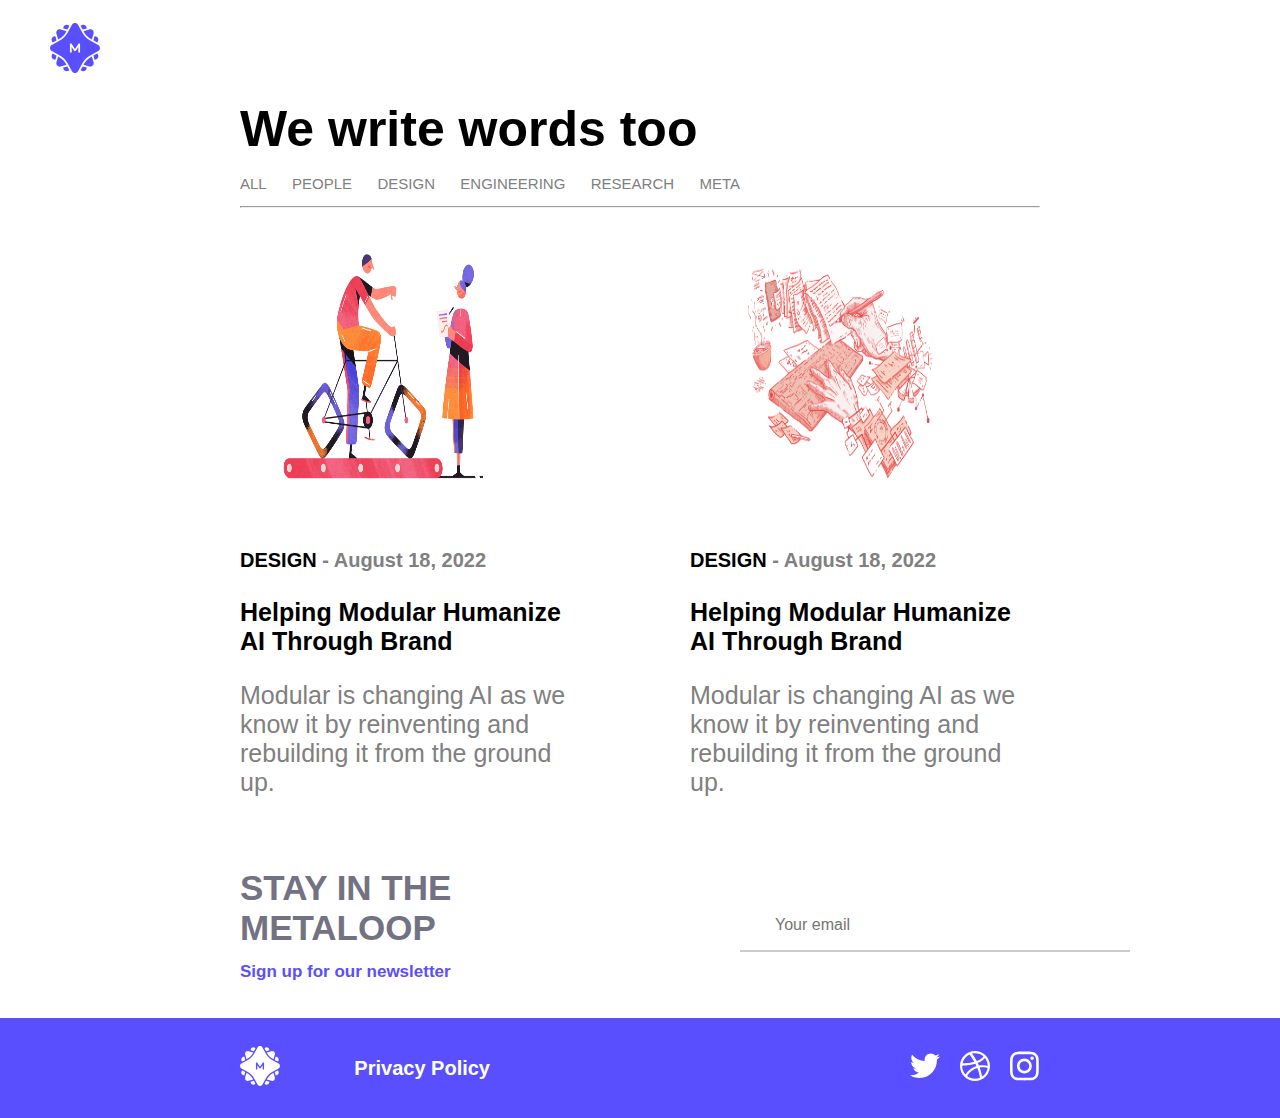
<file: research.html>
<!DOCTYPE html>
<html lang="en">
<head>
    <meta charset="UTF-8">
    <meta http-equiv="X-UA-Compatible" content="IE=edge">
    <meta name="viewport" content="width=device-width, initial-scale=1.0">
    <link rel="shortcut icon" href="./images/logo_blue.svg" type="image/x-icon">
    <link rel="stylesheet" href="./css/style.css">
    <link rel="stylesheet" href="https://unicons.iconscout.com/release/v4.0.0/css/line.css">
    <title>MetaLab Blog</title>
</head>

<body>
    <!-- NAV BAR -->
    <div class="nav-bar">
        <div class="logo">
            <a href="./blog.html">
                <img src="./images/logo_blue.svg" alt="logo_blue">
            </a>
        </div>
    </div>

    
    <!-- CONTAINER -->
    <div class="container">


        <!-- TITLE -->
        <div class="container__title">
            <h1>We write words too</h1>
        </div>

        <!-- MINI NAV BAR -->
        <div class="container__mini-nav-bar">
            <a href="./blog.html">ALL</a>
            <a href="./people.html">PEOPLE</a>
            <a href="./design.html">DESIGN</a>
            <a href="./engineering.html">ENGINEERING</a>
            <a href="./research.html">RESEARCH</a>
            <a href="./meta.html">META</a>
        </div>
        <hr>

        <!-- BLOCKS -->
        <div class="blocks">
            <div class="blocks__items">
                <a href="#">
                    <img src="./images/pic14.png" alt="pic14">
                </a>
                <a href="#">
                    <h4>DESIGN 
                        <span>- August 18, 2022</span>
                    </h4>
                </a>
                <a href="#">
                    <h1>Helping Modular Humanize AI Through Brand</h1>
                </a>
                <a href="#">
                    <p>
                        Modular is changing AI as we know it by reinventing and rebuilding 
                        it from the ground up. 
                    </p>
                </a>
            </div>
            <div class="blocks__items">
                <a href="#">
                    <img src="./images/pic13.png" alt="pic13">
                </a>
                <a href="#">
                    <h4>DESIGN 
                        <span>- August 18, 2022</span>
                    </h4>
                </a>
                <a href="#">
                    <h1>Helping Modular Humanize AI Through Brand</h1>
                </a>
                <a href="#">
                    <p>
                        Modular is changing AI as we know it by reinventing and rebuilding 
                        it from the ground up. 
                    </p>
                </a>
            </div>
        </div>

        <div class="before-footer">
            <div class="before-footer__first">
            <h5>STAY IN THE METALOOP</h5>
            <h2>Sign up for our newsletter</h3>
            </div>
            <div class="before-footer__second">
                <div class="input-field">
                    <input type="text" placeholder="Your email" required>
                    <i class="uil uil-envelope icon"></i>
                    <i class="uil uil-arrow-right noci"></i>
                </div>
            </div>
        </div>
    </div>
    <div class="footer">
        <div class="footer__container">
            <div class="footer__first">
                <a href="./blog.html">
                    <img src="./images/logo_white.svg" alt="logo_white">
                </a>
                <a href="#">Privacy Policy</a>
            </div>
            <div class="footer__second">
                <div class="footer__icons">
                    <a href="#"><img src="./images/twitter.svg" alt="twitter"></a>
                    <a href="#"><img src="./images/dribbble.svg" alt="dribbble"></a>
                    <a href="#"><img src="./images/instagram.svg" alt="insta"></a>
                </div>
            </div>
        </div>
    </div>
</body>

</html>
</file>
<file: css/style.css>
body {
  margin: 0 auto;
  font-family: Arial, "Helvetica Neue", Helvetica, sans-serif;
}

.nav-bar {
  height: 150px;
  display: flex;
  justify-content: space-between;
  align-items: center;
  padding: 0 50px;
  position: fixed;
  left: 0;
  top: 0;
  width: 100%;
}

@media screen and (min-width: 300px) {
  .nav-bar {
    height: 50px;
    padding: 0 10px;
  }
  .nav-bar img {
    width: 30px;
    height: 30px;
  }
}
@media screen and (min-width: 600px) {
  .nav-bar {
    height: 75px;
  }
  .nav-bar__container {
    width: 560px;
  }
}
@media screen and (min-width: 900px) {
  .nav-bar {
    height: 100px;
    padding: 0 50px;
  }
  .nav-bar__container {
    width: 800px;
  }
  .nav-bar img {
    width: 50px;
    height: 50px;
  }
}
.container {
  width: 1000px;
  margin: 0 auto;
}
.container__title h1 {
  font-size: 70px;
}
.container__mini-nav-bar {
  height: 40px;
  width: 600px;
  display: flex;
  align-items: center;
  justify-content: space-between;
}
.container__mini-nav-bar a {
  text-decoration: none;
  font-size: 13px;
  font-weight: 600;
  color: gray;
}
.container__mini-nav-bar a:hover {
  color: blue;
}

@media screen and (min-width: 300px) {
  .container {
    width: 250px;
    margin-top: 50px;
  }
  .container h1 {
    margin: 0;
    font-size: 25px;
  }
  .container__mini-nav-bar {
    height: 30px;
    width: 250px;
  }
  .container__mini-nav-bar a {
    font-size: 8px;
    font-weight: 300;
  }
}
@media screen and (min-width: 600px) {
  .container {
    width: 500px;
    margin-top: 75px;
  }
  .container h1 {
    font-size: 50px;
    margin: 0;
  }
  .container__mini-nav-bar {
    width: 500px;
  }
  .container__mini-nav-bar a {
    font-size: 15px;
  }
}
@media screen and (min-width: 900px) {
  .container {
    width: 800px;
    margin-top: 100px;
  }
  .container h1 {
    margin-bottom: 10px;
  }
  .container__mini-nav-bar {
    width: 500px;
  }
}
@media screen and (min-width: 1400px) {
  .container {
    margin-top: 150px;
  }
}
.blocks {
  display: flex;
  width: 1000px;
  height: 850px;
  justify-content: space-between;
  margin-top: 30px;
}
.blocks__items {
  width: 400px;
  height: 800px;
}
.blocks__items img {
  border-radius: 50%;
  width: 400px;
  height: 400px;
}
.blocks__items a {
  text-decoration: none;
}
.blocks__items h1 {
  color: black;
}
.blocks__items h4 {
  color: black;
}
.blocks__items span {
  color: gray;
}
.blocks__items p {
  color: grey;
  font-size: 25px;
}

@media screen and (min-width: 300px) {
  .blocks {
    width: 250px;
    height: 330px;
    margin-top: 10px;
  }
  .blocks__items {
    width: 100px;
    height: 370px;
  }
  .blocks__items img {
    width: 100px;
    height: 100px;
  }
  .blocks__items h4 {
    font-size: 10px;
  }
  .blocks__items h1 {
    font-size: 10px;
  }
  .blocks__items p {
    font-size: 10px;
  }
}
@media screen and (min-width: 600px) {
  .blocks {
    width: 500px;
    height: 450px;
  }
  .blocks__items {
    width: 225px;
    height: 450px;
  }
  .blocks__items img {
    width: 200px;
    height: 200px;
  }
  .blocks__items h4 {
    font-size: 15px;
  }
  .blocks__items h1 {
    font-size: 15px;
  }
  .blocks__items p {
    font-size: 15px;
  }
}
@media screen and (min-width: 900px) {
  .blocks {
    width: 800px;
    height: 650px;
  }
  .blocks__items {
    width: 350px;
    height: 650px;
  }
  .blocks__items img {
    width: 300px;
    height: 300px;
  }
  .blocks__items h4 {
    font-size: 20px;
  }
  .blocks__items h1 {
    font-size: 25px;
  }
  .blocks__items p {
    font-size: 25px;
  }
}
.before-footer {
  margin: 0 auto;
  width: 1000px;
  display: flex;
  justify-content: space-between;
}
.before-footer__first {
  width: 400px;
  height: 200px;
}
.before-footer__first h2 {
  color: #5a4fff;
}
.before-footer__first h5 {
  color: #737282;
}
.before-footer__second {
  width: 400px;
  height: 200px;
  display: flex;
}

.input-field {
  margin-top: 30px;
  height: 50px;
  position: relative;
  width: 100%;
}
.input-field input {
  height: 100%;
  width: 320px;
  padding: 0 35px;
  border: none;
  outline: none;
  border-bottom: 2px solid #ccc;
  border-top: 2px solid transparent;
  font-size: 16px;
  transition: all 0.2s ease;
}
.input-field input:is(:focus, :valid) {
  border-bottom-color: #5a4fff;
}
.input-field i {
  position: absolute;
  top: 50%;
  transform: translateY(-50%);
  color: #999;
  font-size: 23px;
}
.input-field input:is(:focus, :valid) ~ i {
  color: #5a4fff;
}
.input-field i.icon {
  left: 0;
}
.input-field i.noci {
  right: 0;
  cursor: pointer;
  padding: 10px;
}

@media screen and (min-width: 300px) {
  .before-footer {
    width: 250px;
    height: 100px;
  }
  .before-footer__first {
    width: 100px;
    height: 100px;
  }
  .before-footer__first h5 {
    font-size: 15px;
    margin: 0;
  }
  .before-footer__first h2 {
    font-size: 10px;
  }
  .before-footer__second {
    width: 100px;
    height: 100px;
  }
}
@media screen and (min-width: 600px) {
  .before-footer {
    width: 500px;
    height: 150px;
  }
  .before-footer__first {
    width: 200px;
    height: 150px;
  }
  .before-footer__first h5 {
    font-size: 30px;
    margin: 0;
  }
  .before-footer__first h2 {
    font-size: 15px;
  }
  .before-footer__second {
    width: 200px;
    height: 150px;
  }
}
@media screen and (min-width: 900px) {
  .before-footer {
    width: 800px;
    height: 150px;
  }
  .before-footer__first {
    width: 300px;
    height: 150px;
  }
  .before-footer__first h5 {
    font-size: 35px;
  }
  .before-footer__first h2 {
    font-size: 17px;
  }
  .before-footer__second {
    width: 300px;
    height: 150pxd;
  }
}
.footer {
  height: 150px;
  background-color: #5a4fff;
  margin: 0 auto;
}
.footer__container {
  margin: 0 auto;
  width: 1000px;
  height: 150px;
  display: flex;
  align-items: center;
  justify-content: space-between;
}
.footer__first {
  display: flex;
  justify-content: space-between;
  width: 170px;
  align-items: center;
}
.footer__first a {
  text-decoration: none;
  color: white;
  font-size: 15px;
  font-weight: 600;
}
.footer__second {
  display: flex;
  justify-content: space-between;
  width: 140px;
}
.footer__second img {
  width: 25px;
  height: 25px;
  color: white;
}

@media screen and (min-width: 300px) {
  .footer {
    height: 50px;
  }
  .footer__container {
    width: 250px;
    height: 50px;
  }
  .footer__first {
    width: 100px;
  }
  .footer__first img {
    width: 20px;
    height: 20px;
  }
  .footer__first a {
    font-size: 10px;
  }
  .footer__second {
    width: 100px;
    justify-content: flex-end;
  }
  .footer__second img {
    width: 10px;
    height: 10px;
  }
}
@media screen and (min-width: 600px) {
  .footer {
    height: 75px;
  }
  .footer__container {
    width: 500px;
    height: 75px;
  }
  .footer__first {
    width: 150px;
    height: 75px;
  }
  .footer__first img {
    width: 30px;
    height: 30px;
  }
  .footer__first a {
    font-size: 15px;
  }
  .footer__second {
    width: 150px;
    height: 75px;
  }
  .footer__second img {
    width: 20px;
    height: 20px;
  }
  .footer__icons {
    display: flex;
    align-items: center;
    justify-content: space-between;
    width: 80px;
  }
}
@media screen and (min-width: 900px) {
  .footer {
    height: 100px;
  }
  .footer__container {
    width: 800px;
    height: 100px;
  }
  .footer__first {
    width: 250px;
    height: 100px;
  }
  .footer__first img {
    width: 40px;
    height: 40px;
  }
  .footer__first a {
    font-size: 20px;
  }
  .footer__second {
    width: 250px;
  }
  .footer__second img {
    width: 30px;
    height: 30px;
  }
  .footer__icons {
    width: 130px;
  }
}/*# sourceMappingURL=style.css.map */
</file>
<file: css/contact.css>
body {
  margin: 0 auto;
  font-family: Arial, "Helvetica Neue", Helvetica, sans-serif;
  box-sizing: border-box;
}

.nav-bar {
  height: 150px;
  display: flex;
  justify-content: space-between;
  align-items: center;
  padding: 0 50px;
  position: fixed;
  left: 0;
  top: 0;
  width: 100%;
}

@media screen and (min-width: 300px) {
  .nav-bar {
    height: 50px;
    padding: 0 10px;
  }
  .nav-bar img {
    width: 30px;
    height: 30px;
  }
}
@media screen and (min-width: 600px) {
  .nav-bar {
    height: 75px;
  }
  .nav-bar__container {
    width: 560px;
  }
}
@media screen and (min-width: 900px) {
  .nav-bar {
    height: 100px;
    padding: 0 50px;
  }
  .nav-bar__container {
    width: 800px;
  }
  .nav-bar img {
    width: 50px;
    height: 50px;
  }
}
.container {
  width: 1000px;
  margin: 0 auto;
  display: flex;
  justify-content: space-between;
  margin-bottom: 100px;
}
.container__info {
  width: 380px;
  height: 485px;
}
.container__info h1 {
  font-size: 70px;
}
.container__info h3 {
  color: #57586e;
}
.container__info p {
  color: #57586e;
  font-size: 21px;
  font-weight: 300;
  line-height: 36px;
}

.footer {
  height: 150px;
  background-color: #5a4fff;
  margin: 0 auto;
}
.footer__container {
  margin: 0 auto;
  width: 1000px;
  height: 150px;
  display: flex;
  align-items: center;
  justify-content: space-between;
}
.footer__first {
  display: flex;
  justify-content: space-between;
  width: 170px;
  align-items: center;
}
.footer__first a {
  text-decoration: none;
  color: white;
  font-size: 15px;
  font-weight: 600;
}
.footer__second {
  display: flex;
  justify-content: space-between;
  width: 140px;
}
.footer__second img {
  width: 25px;
  height: 25px;
  color: white;
}

@media screen and (min-width: 300px) {
  .footer {
    height: 50px;
  }
  .footer__container {
    width: 250px;
    height: 50px;
  }
  .footer__first {
    width: 100px;
  }
  .footer__first img {
    width: 20px;
    height: 20px;
  }
  .footer__first a {
    font-size: 10px;
  }
  .footer__second {
    width: 100px;
    justify-content: flex-end;
  }
  .footer__second img {
    width: 10px;
    height: 10px;
  }
}
@media screen and (min-width: 600px) {
  .footer {
    height: 75px;
  }
  .footer__container {
    width: 500px;
    height: 75px;
  }
  .footer__first {
    width: 150px;
    height: 75px;
  }
  .footer__first img {
    width: 30px;
    height: 30px;
  }
  .footer__first a {
    font-size: 15px;
  }
  .footer__second {
    width: 150px;
    height: 75px;
  }
  .footer__second img {
    width: 20px;
    height: 20px;
  }
  .footer__icons {
    display: flex;
    align-items: center;
    justify-content: space-between;
    width: 80px;
  }
}
@media screen and (min-width: 900px) {
  .footer {
    height: 100px;
  }
  .footer__container {
    width: 800px;
    height: 100px;
  }
  .footer__first {
    width: 250px;
    height: 100px;
  }
  .footer__first img {
    width: 40px;
    height: 40px;
  }
  .footer__first a {
    font-size: 20px;
  }
  .footer__second {
    width: 250px;
  }
  .footer__second img {
    width: 30px;
    height: 30px;
  }
  .footer__icons {
    width: 130px;
  }
}
.container {
  margin-top: 150px;
}
.container__login {
  width: 380px;
  height: 485px;
  border-radius: 10px;
  box-shadow: 0 5px 10px rgba(0, 0, 0, 0.1);
}

.forms {
  display: flex;
  align-items: center;
  height: 485px;
  background-color: white;
}

.form {
  border-radius: 10px;
  padding: 30px;
  width: 320px;
}
.form__title {
  font-size: 27px;
  font-weight: 600;
}

.input-field {
  margin-top: 30px;
  height: 50px;
  position: relative;
  width: 100%;
}
.input-field input {
  height: 100%;
  width: 250px;
  position: absolute;
  padding: 0 35px;
  border: none;
  outline: none;
  border-bottom: 2px solid #ccc;
  border-top: 2px solid transparent;
  font-size: 16px;
  transition: all 0.2s ease;
}
.input-field input:is(:focus, :valid) {
  border-bottom-color: #5a4fff;
}
.input-field i {
  position: absolute;
  top: 50%;
  transform: translateY(-50%);
  color: #999;
  font-size: 23px;
}
.input-field input:is(:focus, :valid) ~ i {
  color: #5a4fff;
}
.input-field i.icon {
  left: 0;
}
.input-field i.showHidePw {
  right: 0;
  cursor: pointer;
  padding: 10px;
}

.checkbox {
  display: flex;
  justify-content: space-between;
  margin-top: 20px;
  align-items: center;
}
.checkbox__content {
  display: flex;
  align-items: center;
}
.checkbox__content input {
  accent-color: #5a4fff;
  margin: 0 8px 0 4px;
}
.checkbox a {
  text-decoration: none;
}
.checkbox a.text {
  color: #5a4fff;
}
.checkbox a:hover {
  text-decoration: underline;
}
.checkbox .text {
  font-size: 14px;
  color: #333;
}

.form .button {
  margin-top: 35px;
}
.form .button input {
  border: none;
  color: #fff;
  background-color: #5a4fff;
  letter-spacing: 1px;
  border-radius: 10px;
  font-size: 17px;
  font-weight: 600;
  cursor: pointer;
  transition: all 0.3s ease;
}
.form .button input:hover {
  background-color: #265df2;
}

.login-signup {
  margin-top: 30px;
  text-align: center;
}
.login-signup a {
  text-decoration: none;
  color: #5a4fff;
}
.login-signup a:hover {
  text-decoration: underline;
}/*# sourceMappingURL=contact.css.map */
</file>
